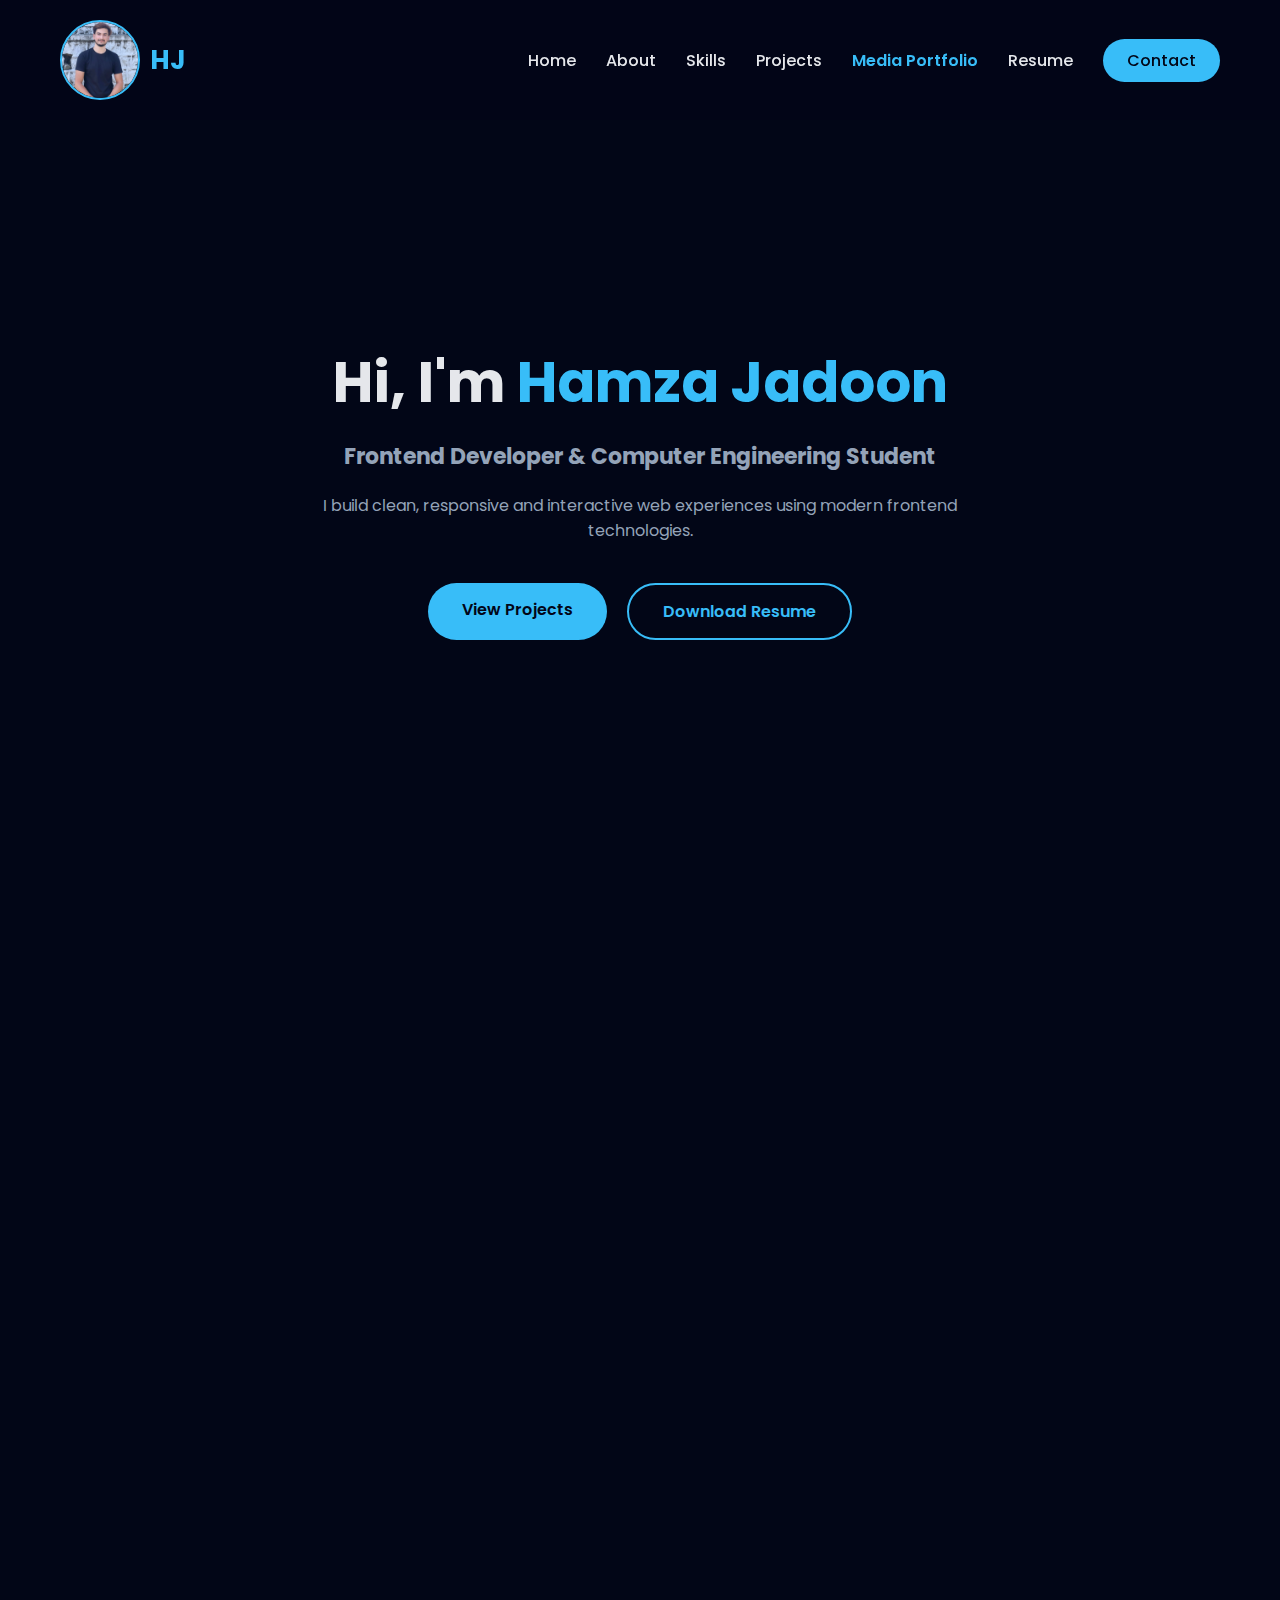
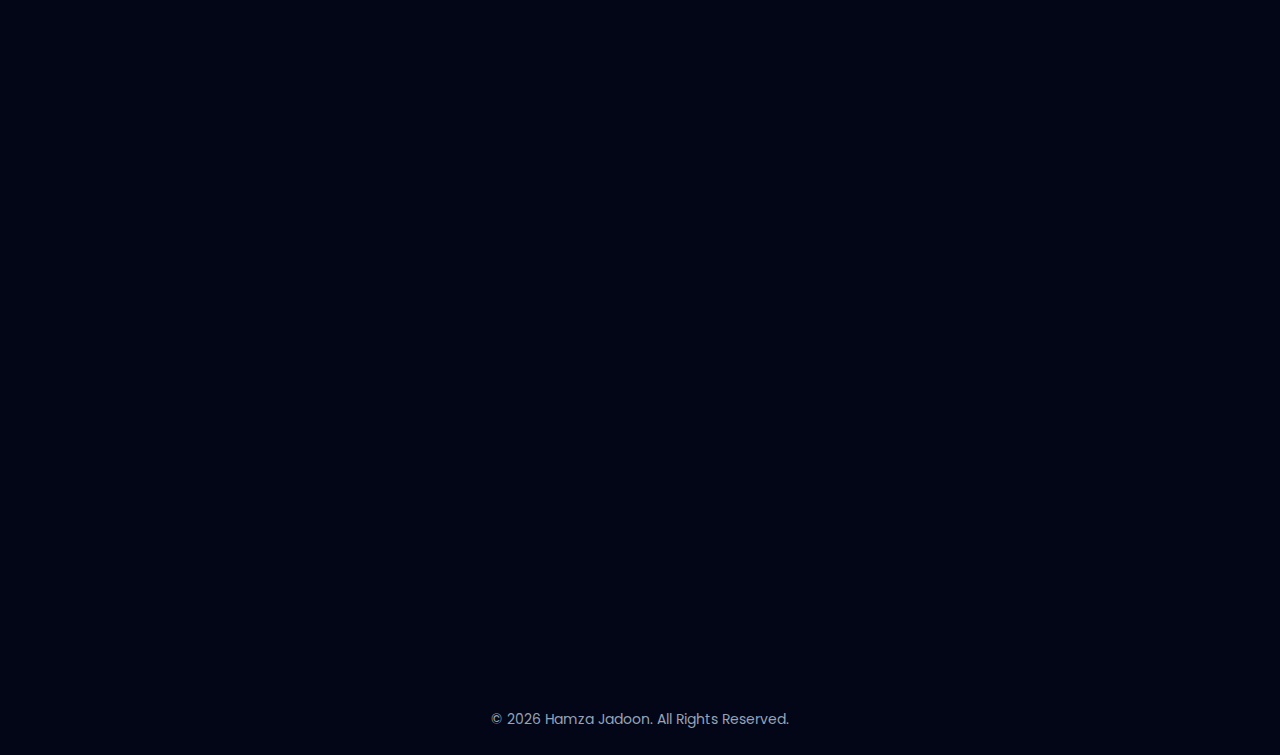
<file: index.html>
<!-- ===================== index.html ===================== -->
<!DOCTYPE html>
<html lang="en">
<head>
  <meta charset="UTF-8" />
  <meta name="viewport" content="width=device-width, initial-scale=1.0" />
  <title>Hamza Jadoon | Frontend Developer Portfolio</title>

  <!-- SEO -->
  <meta name="description" content="Professional frontend developer portfolio showcasing web and engineering projects." />

  <!-- Fonts -->
  <link href="https://fonts.googleapis.com/css2?family=Poppins:wght@300;400;500;600;700&display=swap" rel="stylesheet">

  <!-- CSS -->
  <link rel="stylesheet" href="style.css" />

  <!-- JS -->
  <script defer src="script.js"></script>
</head>
<body>

<!-- ===================== NAVBAR ===================== -->
<header class="header">
  <nav class="navbar">
    
    <div class="logo">
      <img src="pics/mypic.jpg" alt="Hamza Jadoon" class="profile-pic">
      <span>HJ</span>
    </div>

    <!-- Hamburger icon (mobile only) -->
    <div class="menu-toggle" id="menu-toggle">
      ☰
    </div>

    <ul class="nav-links" id="nav-links">
      <li><a href="#home">Home</a></li>
      <li><a href="#about">About</a></li>
      <li><a href="skills.html">Skills</a></li>
      <li><a href="projects.html">Projects</a></li>
      <li>
    <a href="https://m1n-z-portfolio.my.canva.site/hamzajadoon#home"
       target="_blank"
       rel="noopener noreferrer">
       Media Portfolio
    </a>
  </li>
      <li><a href="resume.html">Resume</a></li>
      <li><a href="contact.html" class="btn-nav">Contact</a></li>
    </ul>

  </nav>
</header>


<!-- ===================== HERO ===================== -->
<section id="home" class="hero">
  <div class="hero-content">
    <h1 class="animate">Hi, I'm <span>Hamza Jadoon</span></h1>
    <h2 class="animate delay">Frontend Developer & Computer Engineering Student</h2>
    <p class="animate delay2">
      I build clean, responsive and interactive web experiences using modern frontend technologies.
    </p>
    <div class="hero-buttons animate delay3">
      <a href="projects.html" class="btn primary">View Projects</a>
      <a href="resume.html" class="btn secondary">Download Resume</a>
    </div>
  </div>
</section>

<!-- ===================== ABOUT ===================== -->
<section id="about" class="about reveal">
  <div class="container">
    <h2 class="section-title">About Me</h2>
    <p>
      I am a Computer Engineering student with strong interest in frontend development.
      My work focuses on creating user-friendly, performance-oriented and visually appealing interfaces.
      I have completed multiple academic, engineering and web-based projects which are available on my GitHub.
    </p>

    <div class="about-stats">
      <div class="stat-card">
        <h3>15+</h3>
        <p>Projects Completed</p>
      </div>
      <div class="stat-card">
        <h3>5+</h3>
        <p>Years Learning</p>
      </div>
      <div class="stat-card">
        <h3>Frontend</h3>
        <p>Specialization</p>
      </div>
      <div class="stat-card">
        <h3>Ai Engineer</h3>
        <p>Experienced </p>
      </div>
      <div class="stat-card">
        <h3>Chatbox</h3>
        <p>LLM integration and deployment</p>

      </div>
    </div>
  </div>
</section>

<!-- ===================== CALL TO ACTION ===================== -->
<section class="cta reveal">
  <h2>Looking for a Dedicated Frontend Intern/ Ai Engineer?</h2>
  <p>I am ready to contribute, learn fast and build real-world products.</p>
  <a href="contact.html" class="btn primary">Hire Me</a>
</section>

<!-- ===================== FOOTER ===================== -->
<footer class="footer">
  <p>© 2026 Hamza Jadoon. All Rights Reserved.</p>
</footer>

</body>
</html>
</file>
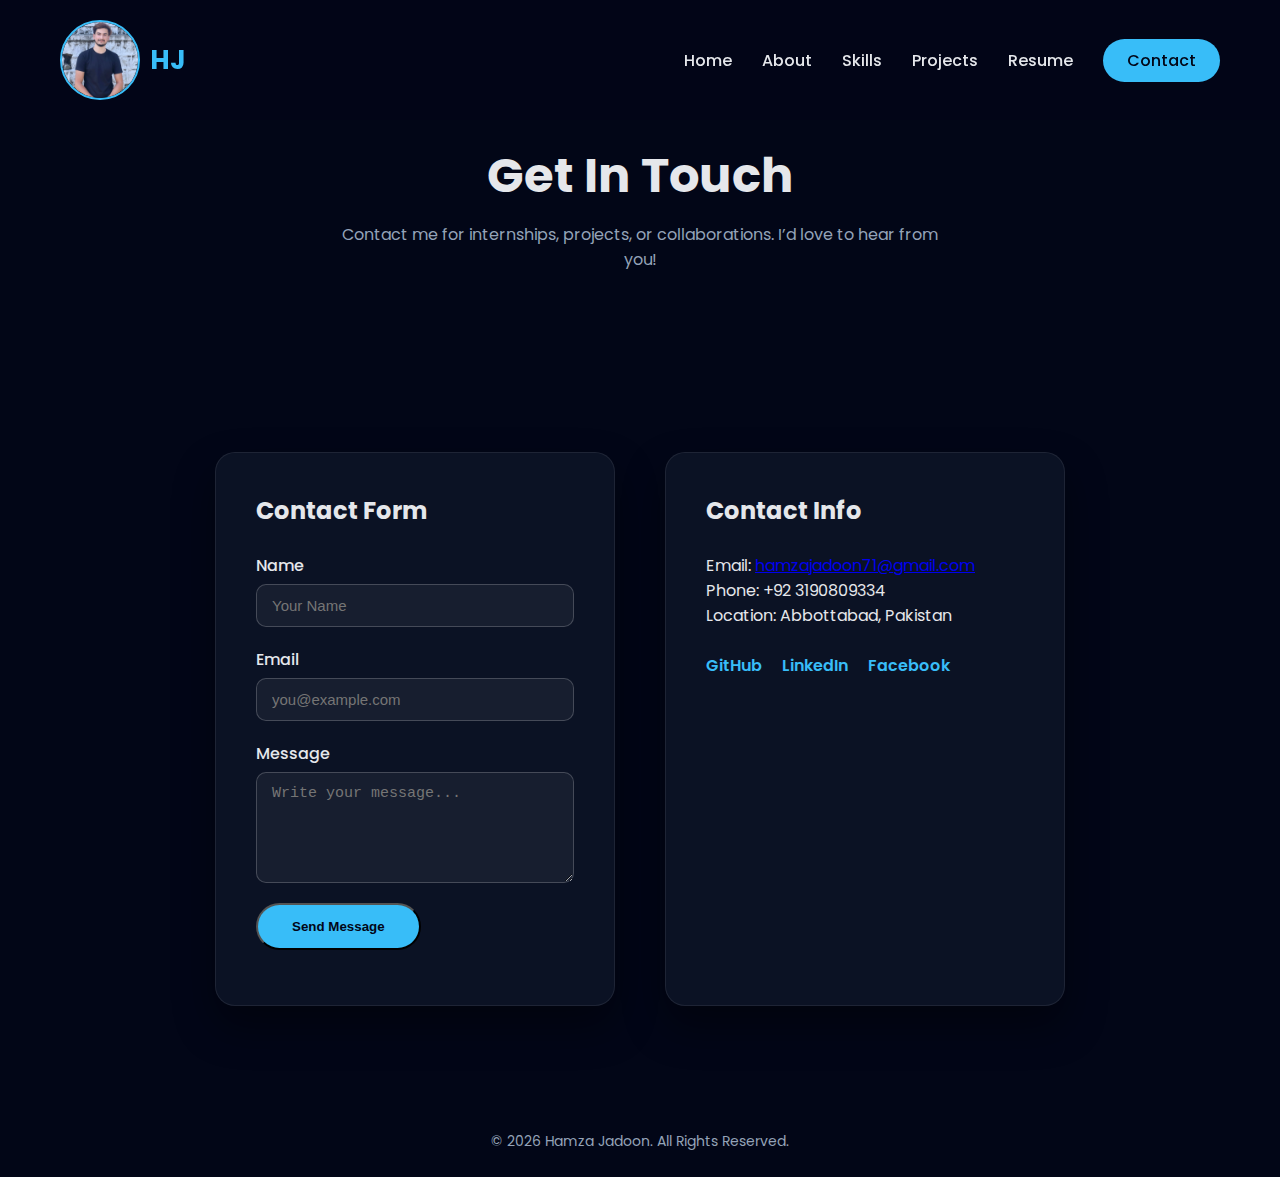
<file: contact.html>
<!DOCTYPE html>
<html lang="en">
<head>
  <meta charset="UTF-8" />
  <meta name="viewport" content="width=device-width, initial-scale=1.0" />
  <title>Contact | Hamza Jadoon</title>

  <!-- Fonts -->
  <link href="https://fonts.googleapis.com/css2?family=Poppins:wght@300;400;500;600;700&display=swap" rel="stylesheet">

  <!-- CSS -->
  <link rel="stylesheet" href="style.css">

  <!-- JS -->
  <script defer src="script.js"></script>
</head>
<body>

<!-- ===================== NAVBAR ===================== -->
<header class="header">
  <nav class="navbar">
    
    <div class="logo">
      <img src="pics/mypic.jpg" alt="Hamza Jadoon" class="profile-pic">
      <span>HJ</span>
    </div>

    <!-- Hamburger icon (mobile only) -->
    <div class="menu-toggle" id="menu-toggle">
      ☰
    </div>

    <ul class="nav-links" id="nav-links">
      <li><a href="#home">Home</a></li>
      <li><a href="#about">About</a></li>
      <li><a href="skills.html">Skills</a></li>
      <li><a href="projects.html">Projects</a></li>
      <li><a href="resume.html">Resume</a></li>
      <li><a href="contact.html" class="btn-nav">Contact</a></li>
    </ul>

  </nav>
</header>


<!-- ===================== PAGE HEADER ===================== -->
<section class="page-header">
  <h1 class="animate">Get In Touch</h1>
  <p class="animate delay">
    Contact me for internships, projects, or collaborations. I’d love to hear from you!
  </p>
</section>

<!-- ===================== CONTACT FORM ===================== -->
<section class="contact-section reveal">
  <div class="container">
    <div class="contact-wrapper">

      <div class="contact-form-card">
        <h2>Contact Form</h2>
        <!-- FORMSPREE FORM -->
        <form id="contactForm" action="https://formspree.io/f/xkoogwor" method="POST">
          <div class="form-group">
            <label for="name">Name</label>
            <input type="text" id="name" name="name" placeholder="Your Name" required>
          </div>

          <div class="form-group">
            <label for="email">Email</label>
            <input type="email" id="email" name="_replyto" placeholder="you@example.com" required>
          </div>

          <div class="form-group">
            <label for="message">Message</label>
            <textarea id="message" name="message" placeholder="Write your message..." rows="5" required></textarea>
          </div>

          <button type="submit" class="btn primary">Send Message</button>
        </form>
        <p id="formMessage" class="form-message"></p>
      </div>

      <div class="contact-info-card">
        <h2>Contact Info</h2>
        <p>Email: <a href="mailto:hamzajadoon71@gmail.com">hamzajadoon71@gmail.com</a></p>
        <p>Phone: +92 3190809334</p>
        <p>Location: Abbottabad, Pakistan</p>

        <div class="social-links">
          <a href="https://github.com/hamza2324" target="_blank">GitHub</a>
          <a href="https://www.linkedin.com/in/hamza-jadoon-6645a7259/" target="_blank">LinkedIn</a>
          <a href="https://www.facebook.com/hamza.jadoon.940" target="_blank">Facebook</a>
        </div>
      </div>

    </div>
  </div>
</section>

<!-- ===================== FOOTER ===================== -->
<footer class="footer">
  <p>© 2026 Hamza Jadoon. All Rights Reserved.</p>
</footer>

<!-- ===================== JS FOR CONFIRMATION ===================== -->
<script>
  const form = document.getElementById('contactForm');
  const formMessage = document.getElementById('formMessage');

  form.addEventListener('submit', function(e) {
    e.preventDefault();

    const formData = new FormData(form);

    fetch(form.action, {
      method: 'POST',
      body: formData,
      headers: { 'Accept': 'application/json' }
    })
    .then(response => {
      if(response.ok){
        formMessage.textContent = "Thanks! Your message has been sent.";
        formMessage.style.color = "var(--primary)";
        form.reset();
      } else {
        response.json().then(data => {
          if(Object.hasOwn(data, 'errors')){
            formMessage.textContent = data["errors"].map(error => error["message"]).join(", ");
          } else {
            formMessage.textContent = "Oops! There was a problem sending your message.";
          }
          formMessage.style.color = "red";
        })
      }
    })
    .catch(error => {
      formMessage.textContent = "Oops! There was a problem sending your message.";
      formMessage.style.color = "red";
    });
  });
</script>

</body>
</html>
</file>
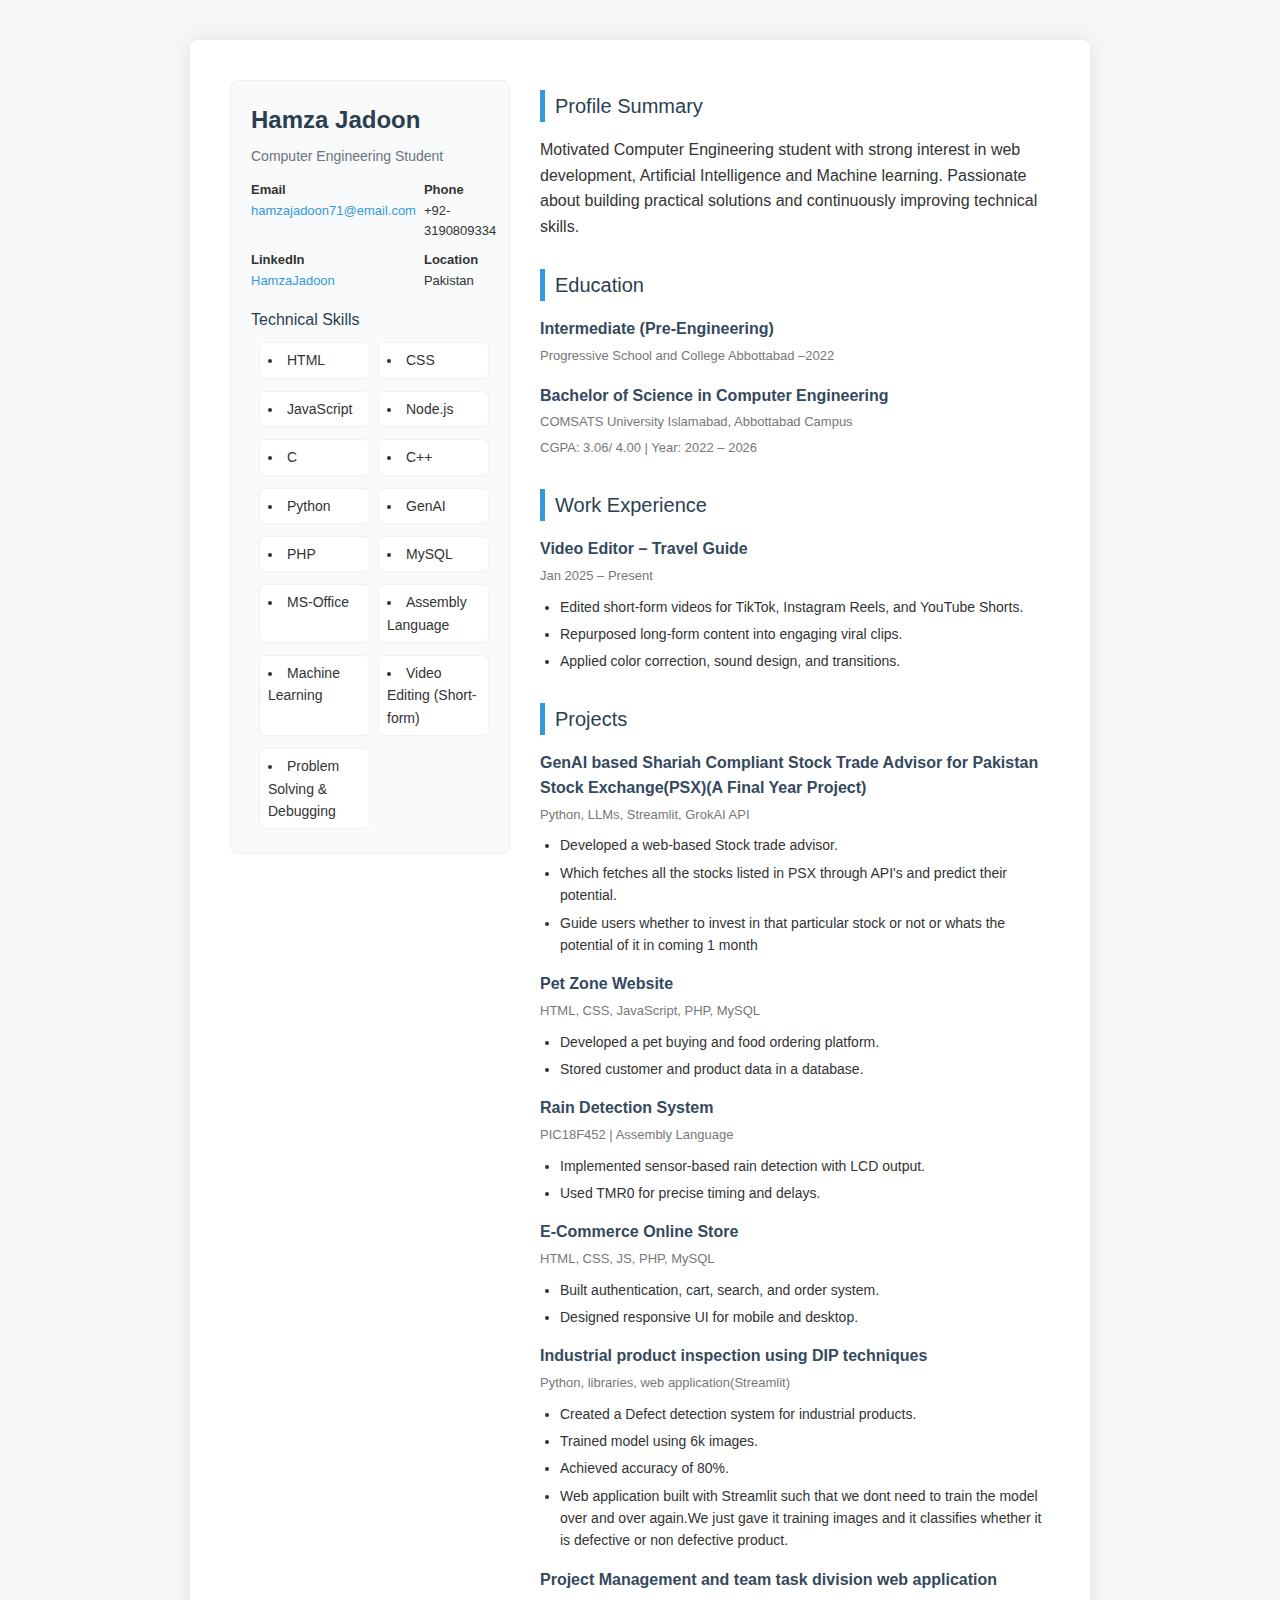
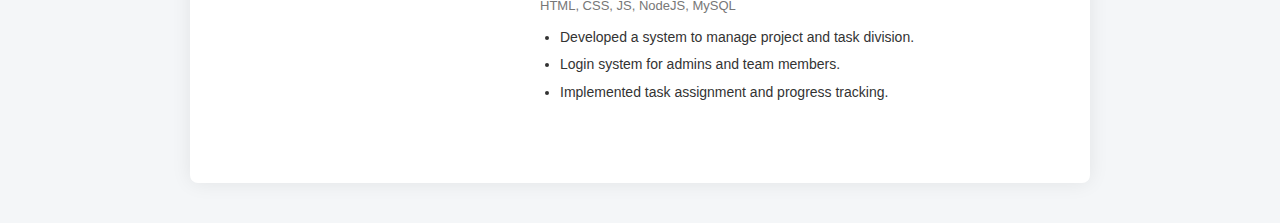
<file: cv.html>
<!DOCTYPE html>
<html lang="en">
<head>
    <meta charset="UTF-8">
    <title>Hamza Jadoon - CV</title>
    <style>
        * {
            margin: 0;
            padding: 0;
            box-sizing: border-box;
            font-family: "Segoe UI", Tahoma, sans-serif;
        }

        body {
            background: #f4f6f8;
            color: #333;
            line-height: 1.6;
        }

        .cv-container {
            max-width: 900px;
            margin: 40px auto;
            background: #ffffff;
            padding: 40px;
            border-radius: 8px;
            box-shadow: 0 0 20px rgba(0,0,0,0.08);
        }

        /* Header */
        .header {
            text-align: center;
            border-bottom: 2px solid #e0e0e0;
            padding-bottom: 20px;
            margin-bottom: 30px;
        }

        .header h1 {
            font-size: 32px;
            color: #2c3e50;
        }

        .header p {
            margin-top: 8px;
            font-size: 14px;
            color: #555;
        }

        /* Section */
        .section {
            margin-bottom: 30px;
        }

        .section-title {
            font-size: 20px;
            color: #2c3e50;
            border-left: 5px solid #3498db;
            padding-left: 10px;
            margin-bottom: 15px;
        }

        /* Content */
        .content-item {
            margin-bottom: 15px;
        }

        .content-item h3 {
            font-size: 16px;
            color: #34495e;
        }

        .content-item span {
            font-size: 13px;
            color: #777;
        }

        .content-item ul {
            margin-top: 8px;
            padding-left: 20px;
        }

        .content-item ul li {
            font-size: 14px;
            margin-bottom: 5px;
        }

        /* Skills */
        .skills-list {
            display: grid;
            grid-template-columns: repeat(2, 1fr);
            gap: 8px;
            padding-left: 8px; /* keep bullets/alignment readable */
            list-style-position: inside;
        }

        .skills-list li {
            font-size: 14px;
            margin-bottom: 4px;
            padding: 6px 8px;
            background: #ffffff;
            border: 1px solid #eef1f4;
            border-radius: 6px;
        }

        /* Sidebar & Layout */
        .grid-wrapper {
            display: grid;
            grid-template-columns: 280px 1fr;
            gap: 30px;
            align-items: start;
        }

        .sidebar {
            background: #f8fafc;
            padding: 20px;
            border-radius: 8px;
            border: 1px solid #eef1f4;
        }

        .sidebar .name h1 {
            font-size: 24px;
            color: #2c3e50;
            margin-bottom: 6px;
        }

        .sidebar .role {
            color: #6b7280;
            font-size: 14px;
            margin-bottom: 12px;
        }

        .contact-grid {
            display: grid;
            grid-template-columns: 1fr 1fr;
            gap: 8px;
            margin-bottom: 15px;
            font-size: 13px;
        }

        .contact-grid a {
            color: #3498db;
            text-decoration: none;
        }

        .sidebar-section .section-title {
            border-left: none;
            padding-left: 0;
            font-size: 16px;
            margin-bottom: 10px;
        }

        .main {
            padding: 10px 0;
            max-width: 640px;
            margin: 0 auto;
        }

        /* Contact (for legacy) */
        .contact p {
            font-size: 14px;
            margin-bottom: 6px;
        }

        /* Footer */
        .footer {
            text-align: center;
            font-size: 13px;
            color: #777;
            margin-top: 30px;
        }

        @media (max-width: 900px) {
            .grid-wrapper {
                grid-template-columns: 1fr;
            }

            .main {
                max-width: 100%;
            }

            .skills-list {
                grid-template-columns: 1fr;
            }

            .cv-container {
                padding: 25px;
            }
        }
    </style>
</head>
<body>

<div class="cv-container">

    <div class="grid-wrapper">
        <aside class="sidebar">
            <div class="name">
                <h1>Hamza Jadoon</h1>
                <p class="role">Computer Engineering Student</p>
            </div>

            <div class="contact-grid">
                <div><strong>Email</strong><br><a href="hamzajadoon71@email.com">hamzajadoon71@email.com</a></div>
                <div><strong>Phone</strong><br>+92-3190809334</div>
                <div><strong>LinkedIn</strong><br><a href="https://www.linkedin.com/in/hamza-jadoon-6645a7259/" target="_blank">HamzaJadoon</a></div>
                <div><strong>Location</strong><br>Pakistan</div>
            </div>

            <div class="sidebar-section">
                <div class="section-title">Technical Skills</div>
                <ul class="skills-list">
                    <li>HTML</li>
                    <li>CSS</li>
                    <li>JavaScript</li>
                    <li>Node.js</li>
                    <li>C</li>
                    <li>C++</li>
                    <li>Python</li>
                    <li>GenAI</li>
                    <li>PHP</li>
                    <li>MySQL</li>
                    <li>MS-Office</li>
                    <li>Assembly Language</li>
                    <li>Machine Learning</li>
                    <li>Video Editing (Short-form)</li>
                    <li>Problem Solving & Debugging</li>
                </ul>
            </div>
        </aside>

        <main class="main">
            <div class="section">
                <div class="section-title">Profile Summary</div>
                <p>
                    Motivated Computer Engineering student with strong interest in web development,
                    Artificial Intelligence and Machine learning. Passionate about building practical
                    solutions and continuously improving technical skills.
                </p>
            </div>

            <div class="section">
                <div class="section-title">Education</div>

                <div class="content-item">
                    <h3>Intermediate (Pre-Engineering) </h3>
                    <span>Progressive School and College Abbottabad –2022</span>
                </div>

                <div class="content-item">
                    <h3>Bachelor of Science in Computer Engineering</h3>
                    <span>COMSATS University Islamabad, Abbottabad Campus</span><br>
                    <span>CGPA: 3.06/ 4.00 | Year: 2022 – 2026</span>
                </div>
            </div>

            <div class="section">
                <div class="section-title">Work Experience</div>

                <div class="content-item">
                    <h3>Video Editor – Travel Guide</h3>
                    <span>Jan 2025 – Present</span>
                    <ul>
                        <li>Edited short-form videos for TikTok, Instagram Reels, and YouTube Shorts.</li>
                        <li>Repurposed long-form content into engaging viral clips.</li>
                        <li>Applied color correction, sound design, and transitions.</li>
                    </ul>
                </div>
            </div>

            <div class="section">
                <div class="section-title">Projects</div>
                <div class="content-item">
                    <h3>GenAI based Shariah Compliant Stock Trade Advisor for Pakistan Stock Exchange(PSX)(A Final Year Project)</h3>
                    <span>Python, LLMs, Streamlit, GrokAI API</span>
                    <ul>
                        <li>Developed a web-based Stock trade advisor.</li>
                        <li>Which fetches all the stocks listed in PSX through API's and predict their potential.</li>
                        <li>Guide users whether to invest in that particular stock or not or whats the potential of it in coming 1 month</li>
                    </ul>
                </div>

                <div class="content-item">
                    <h3>Pet Zone Website</h3>
                    <span>HTML, CSS, JavaScript, PHP, MySQL</span>
                    <ul>
                        <li>Developed a pet buying and food ordering platform.</li>
                        <li>Stored customer and product data in a database.</li>
                    </ul>
                </div>

                <div class="content-item">
                    <h3>Rain Detection System</h3>
                    <span>PIC18F452 | Assembly Language</span>
                    <ul>
                        <li>Implemented sensor-based rain detection with LCD output.</li>
                        <li>Used TMR0 for precise timing and delays.</li>
                    </ul>
                </div>

                <div class="content-item">
                    <h3>E-Commerce Online Store</h3>
                    <span>HTML, CSS, JS, PHP, MySQL</span>
                    <ul>
                        <li>Built authentication, cart, search, and order system.</li>
                        <li>Designed responsive UI for mobile and desktop.</li>
                    </ul>
                </div>
                <div class="content-item">
                    <h3>Industrial product inspection using DIP techniques</h3>
                    <span>Python, libraries, web application(Streamlit)</span>
                    <ul>
                        <li>Created a Defect detection system for industrial products.</li>
                        <li>Trained model using 6k images.</li>
                        <li>Achieved accuracy of 80%.</li>
                        <li>Web application built with Streamlit such that we dont need to train the model over and over again.We just gave it training images and it classifies whether it is defective or non defective product.</li>
                    </ul>
                </div>
                <div class="content-item">
                    <h3>Project Management and team task division web application</h3>
                    <span>HTML, CSS, JS, NodeJS, MySQL</span>
                    <ul>
                        <li>Developed a system to manage project and task division.</li>
                        <li>Login system for admins and team members.</li>
                        <li>Implemented task assignment and progress tracking.</li>
                    </ul>
                </div>
            </div>
        </main>
    </div>

   

</div>

</body>
</html>
</file>
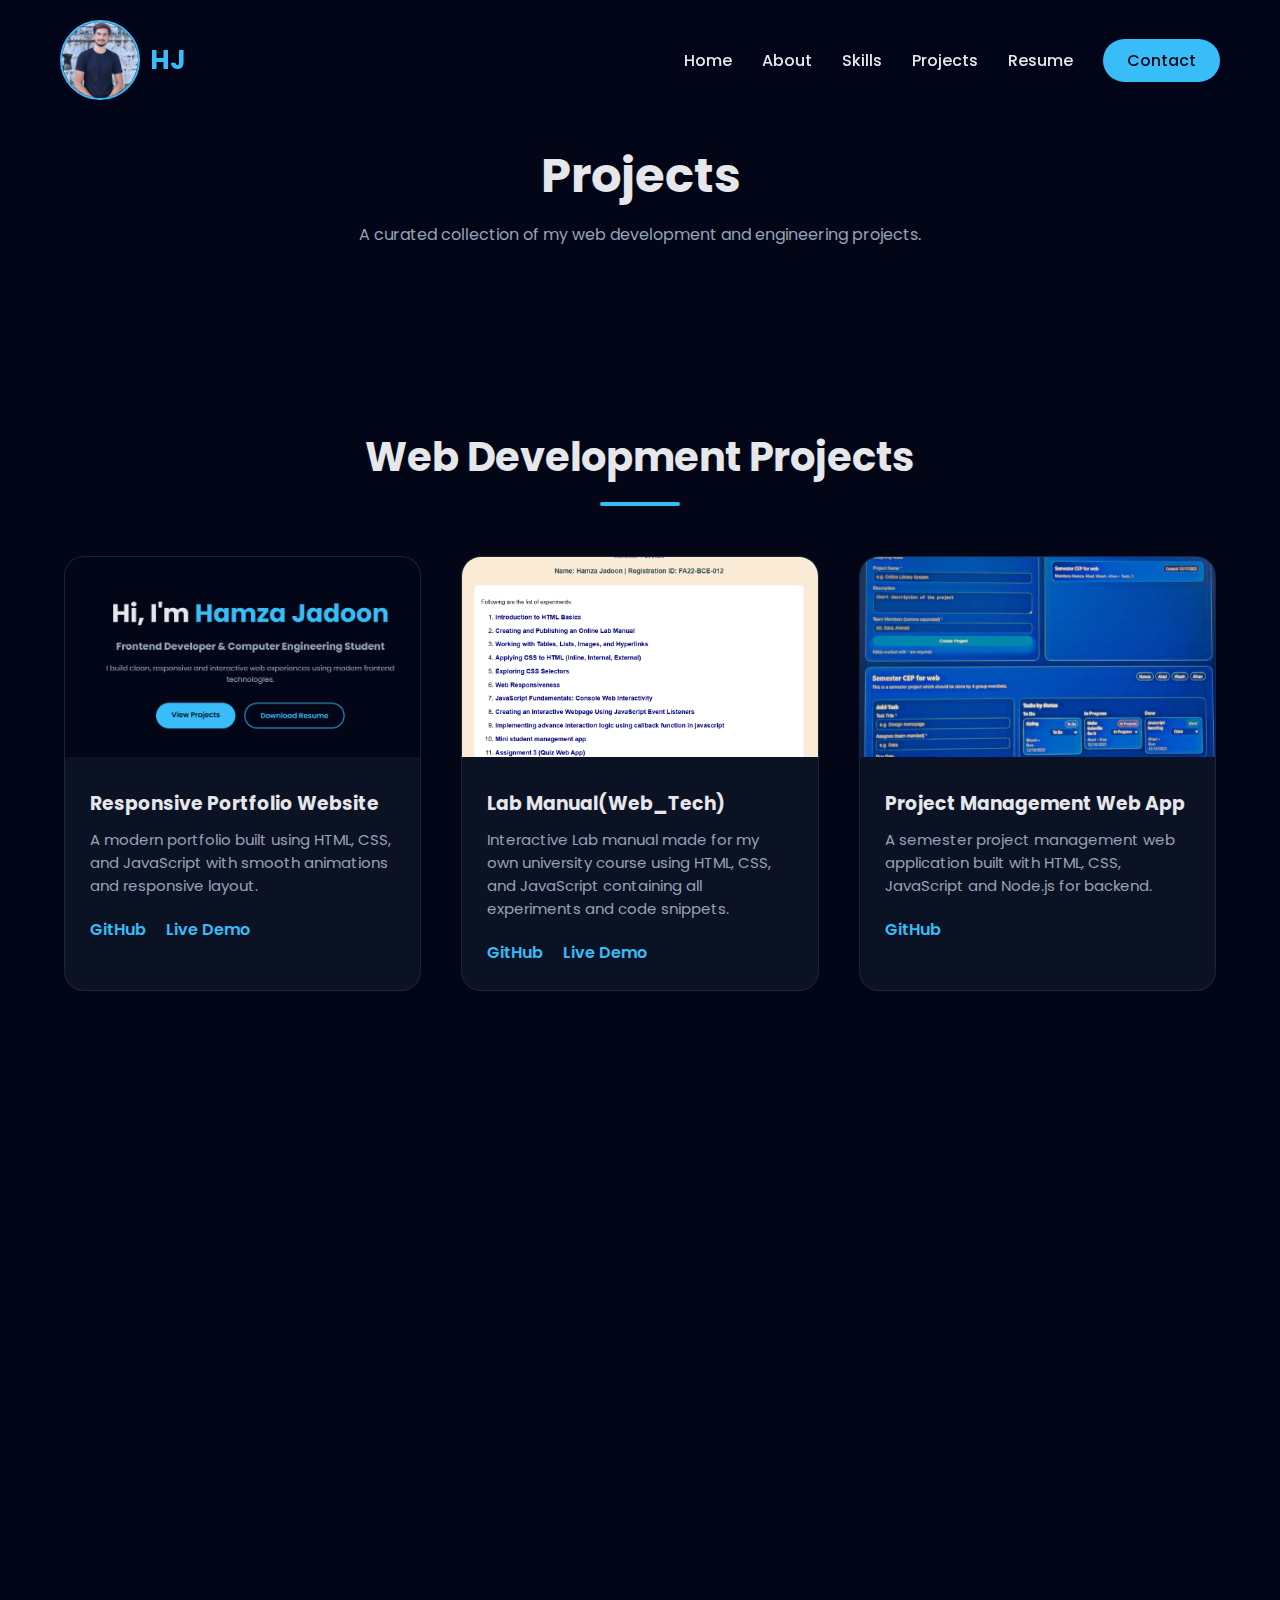
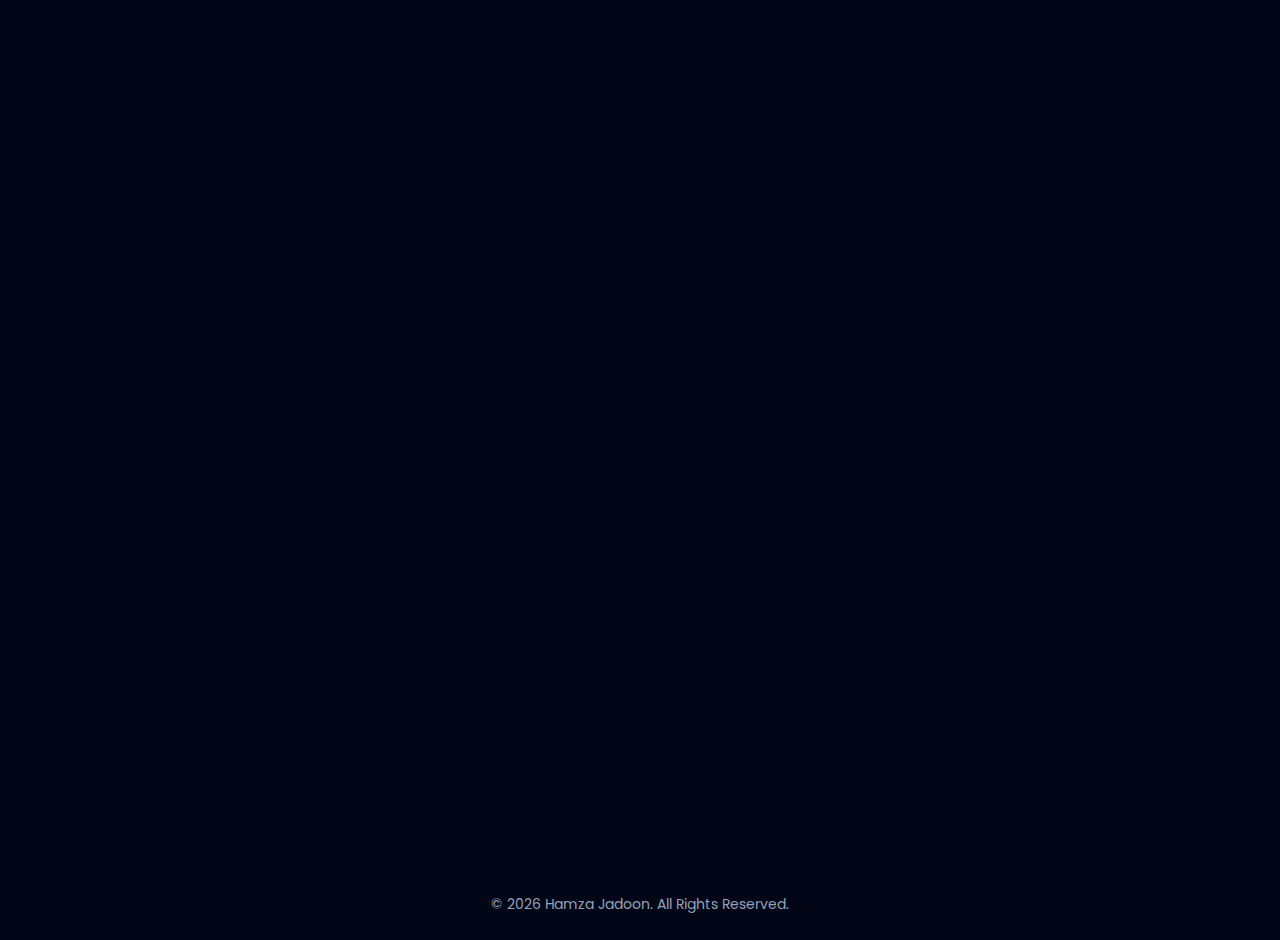
<file: projects.html>
<!DOCTYPE html>
<html lang="en">
<head>
  <meta charset="UTF-8" />
  <meta name="viewport" content="width=device-width, initial-scale=1.0" />
  <title>Projects | Hamza Jadoon</title>

  <!-- Fonts -->
  <link href="https://fonts.googleapis.com/css2?family=Poppins:wght@300;400;500;600;700&display=swap" rel="stylesheet">

  <!-- CSS -->
  <link rel="stylesheet" href="style.css">

  <!-- JS -->
  <script defer src="script.js"></script>
</head>
<body>

<!-- ===================== NAVBAR ===================== -->
<header class="header">
  <nav class="navbar">
    
    <div class="logo">
      <img src="pics/mypic.jpg" alt="Hamza Jadoon" class="profile-pic">
      <span>HJ</span>
    </div>

    <!-- Hamburger icon (mobile only) -->
    <div class="menu-toggle" id="menu-toggle">
      ☰
    </div>

    <ul class="nav-links" id="nav-links">
      <li><a href="#home">Home</a></li>
      <li><a href="#about">About</a></li>
      <li><a href="skills.html">Skills</a></li>
      <li><a href="projects.html">Projects</a></li>
      <li><a href="resume.html">Resume</a></li>
      <li><a href="contact.html" class="btn-nav">Contact</a></li>
    </ul>

  </nav>
</header>


<!-- ===================== PAGE HEADER ===================== -->
<section class="page-header">
  <h1 class="animate">Projects</h1>
  <p class="animate delay">
    A curated collection of my web development and engineering projects.
  </p>
</section>

<!-- ===================== WEB PROJECTS ===================== -->
<section class="projects-section reveal">
  <div class="container">
    <h2 class="section-title">Web Development Projects</h2>

    <div class="projects-grid">

      <!-- Project Card -->
      <div class="project-card">
        <img src="pics/project1.png" alt="Project Preview">
        <div class="project-content">
          <h3>Responsive Portfolio Website</h3>
          <p>
            A modern portfolio built using HTML, CSS, and JavaScript with smooth animations and responsive layout.
          </p>
          <div class="project-links">
            <a href="https://github.com/hamza2324/Portfolio_website" target="_blank">GitHub</a>
            <a href="https://hamza2324.github.io/Portfolio_website/" target="_blank">Live Demo</a>
          </div>
        </div>
      </div>

      <div class="project-card">
        <img src="pics/project2.png" alt="Project Preview">
        <div class="project-content">
          <h3>Lab Manual(Web_Tech)</h3>
          <p>
            Interactive Lab manual made for my own university course using HTML, CSS, and JavaScript containing all experiments and code snippets.
          </p>
          <div class="project-links">
            <a href="https://github.com/hamza2324/web_techh012" target="_blank">GitHub</a>
            <a href="https://hamza2324.github.io/web_techh012/" target="_blank">Live Demo</a>
          </div>
        </div>
      </div>
      <div class="project-card">
        <img src="pics/project3.jpeg" alt="Project Preview">
        <div class="project-content">
          <h3>Project Management Web App</h3>
          <p>
            A semester project management web application built with HTML, CSS, JavaScript and Node.js for backend.
          </p>
          <div class="project-links">
            <a href="https://github.com/hamza2324/Project-Management-System-web-" target="_blank">GitHub</a>
            
          </div>
        </div>
      </div>

    </div>
  </div>
</section>

<!-- ===================== ENGINEERING PROJECTS ===================== -->
<section class="projects-section reveal">
  <div class="container">
    <h2 class="section-title">Engineering & Academic Projects</h2>

    <div class="projects-grid">

      <div class="project-card">
        <img src="pics/project4.png" alt="Engineering Project">
        <div class="project-content">
          <h3>GenAi based Shariah Compliant Stock Trade Advisor for PSX(Pakistan Stock Exchange)</h3>
          <p>
            A detailed Final year project report on building a GenAi model to analyze and suggest stock trades based on Shariah compliance using GenAi with HuggingFace and Python.
          </p>
          <div class="project-links">
            <a href="#" target="_blank">GitHub</a>
            <a href="thesis.pdf" target="_blank">Documentation</a>
          </div>
        </div>
      </div>

      <div class="project-card">
        <img src="pics/project5.png" alt="Engineering Project">
        <div class="project-content">
          <h3>Database for Society</h3>
          <p>
            Made a database management system for a society using MySQL to manage residents' data, payments,event handling and maintenance requests efficiently.
          </p>
          <div class="project-links">
            <a href="https://github.com/hamza2324/Society-Database-MYSQL-" target="_blank">GitHub</a>
            <a href="database_society.pdf" target="_blank">Documentation</a>
          </div>
        </div>
      </div>
      <div class="project-card">
        <img src="pics/project6.jpg" alt="Engineering Project">
        <div class="project-content">
          <h3>Industrial Visit</h3>
          <p>
            Went to an industry visit to Plywood Industry located in Haripur,Httar  where I learned about the Plywood manufacturing process, assembly line operations, quality control measures, and supply chain logistics.
          </p>
          <div class="project-links">
            <a href="https://github.com/hamza2324/Industry-Review" target="_blank">GitHub</a>
            <a href="industry.pdf" target="_blank">Documentation</a>
          </div>
        </div>
      </div>
      <div class="project-card">
        <img src="pics/project7.png" alt="Engineering Project">
        <div class="project-content">
          <h3>Hospital Management system(C++)</h3>
          <p>
            Developed a console-based Hospital Management System in C++ to manage patient records, appointments, and billing efficiently.
          </p>
          <div class="project-links">
            <a href="https://github.com/hamza2324/Hospital-Management-System" target="_blank">GitHub</a>
            <a href="hospital.pdf" target="_blank">Documentation</a>
          </div>
        </div>
      </div>
      <div class="project-card">
        <img src="pics/project8.png" alt="Engineering Project">
        <div class="project-content">
          <h3>Data Handling(DSA)</h3>
          <p>
            Developed a Data Handling project using DSA concepts in C to manage and manipulate data structures efficiently.
          </p>
          <div class="project-links">
            <a href="https://github.com/hamza2324/Data-Structure-Project" target="_blank">GitHub</a>
            <a href="datahandle.pdf" target="_blank">Documentation</a>
          </div>
        </div>
      </div>
      <div class="project-card">
        <img src="pics/project7.png" alt="Engineering Project">
        <div class="project-content">
          <h3>Maze Solver Game(Python)</h3>
          <p>
            Developed a console-based Maze Solver Game in Python to find the shortest path through a maze using algorithms.
          </p>
          <div class="project-links">
            <a href="https://github.com/hamza2324/Maze_Solver" target="_blank">GitHub</a>
            <a href="mazesolver.pptx" target="_blank">Documentation</a>
          </div>
        </div>
      </div>

    </div>
  </div>
</section>

<!-- ===================== FOOTER ===================== -->
<footer class="footer">
  <p>© 2026 Hamza Jadoon. All Rights Reserved.</p>
</footer>

</body>
</html>
</file>
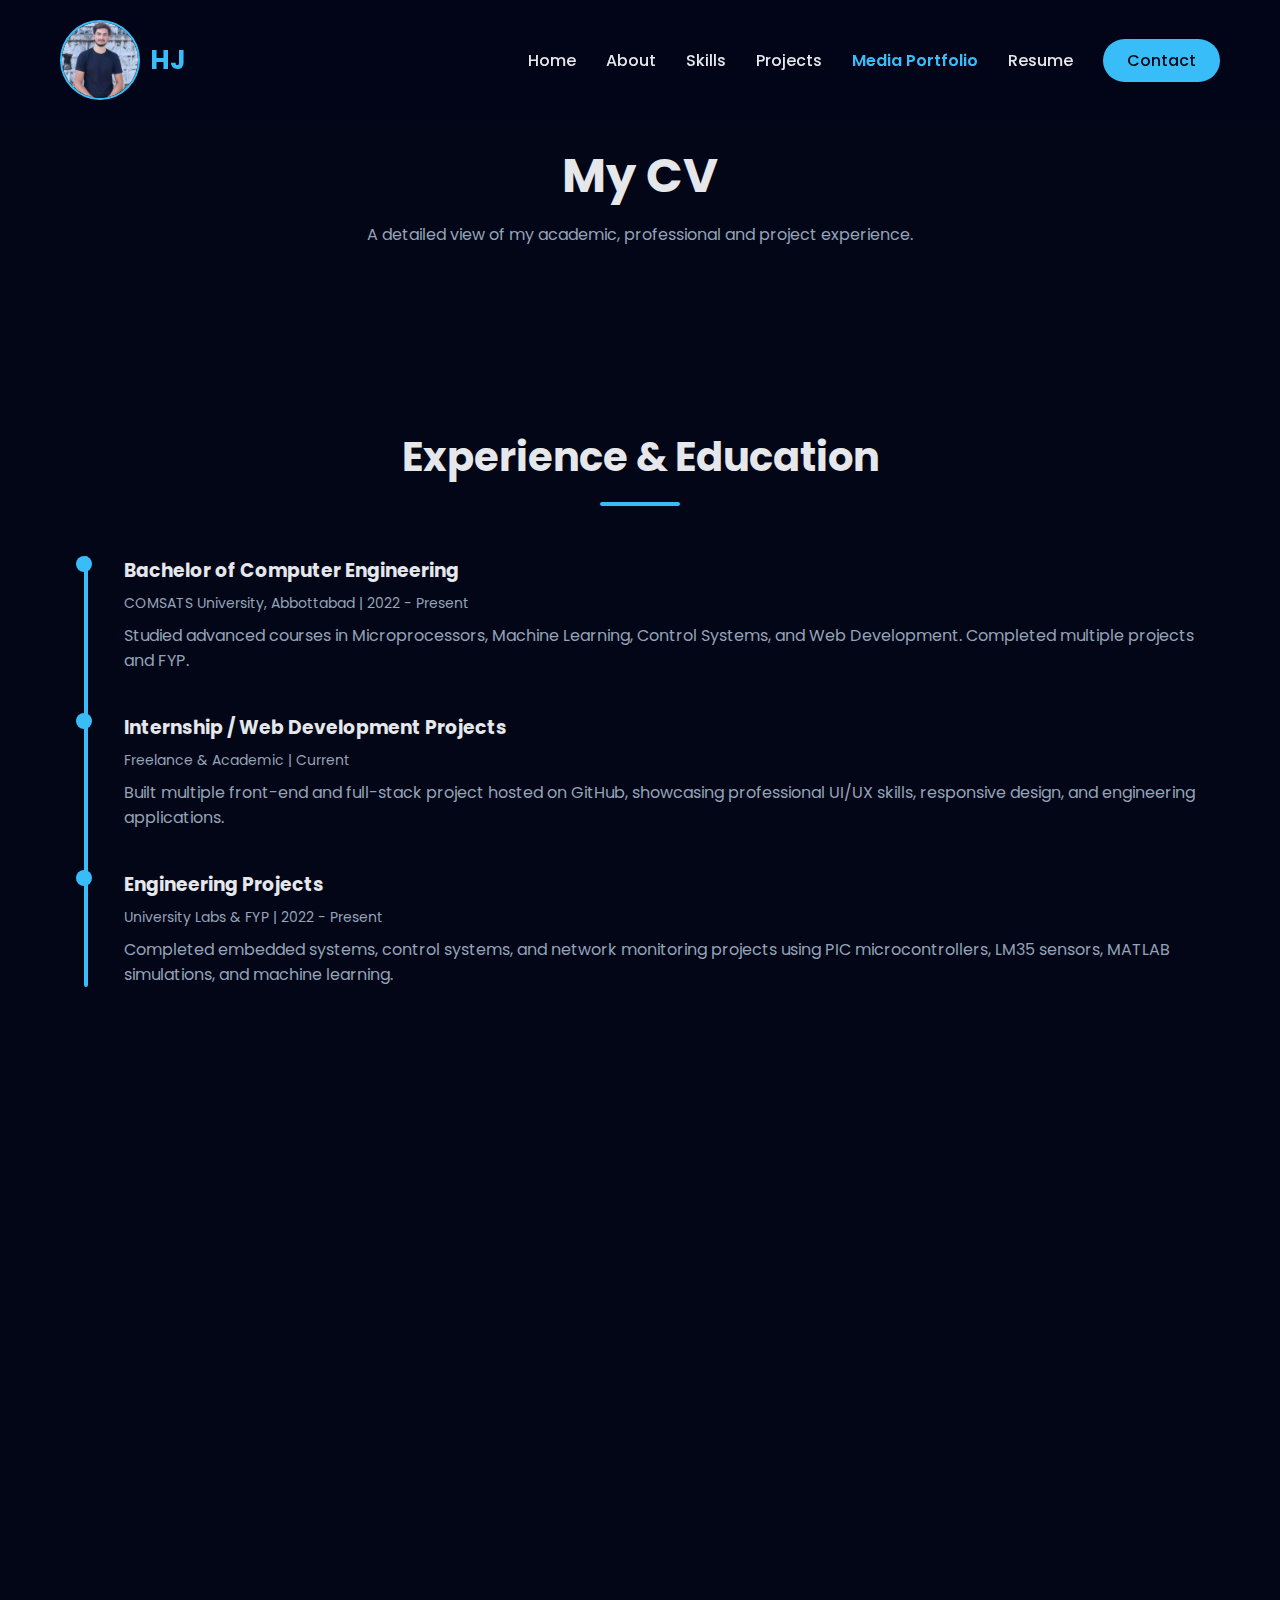
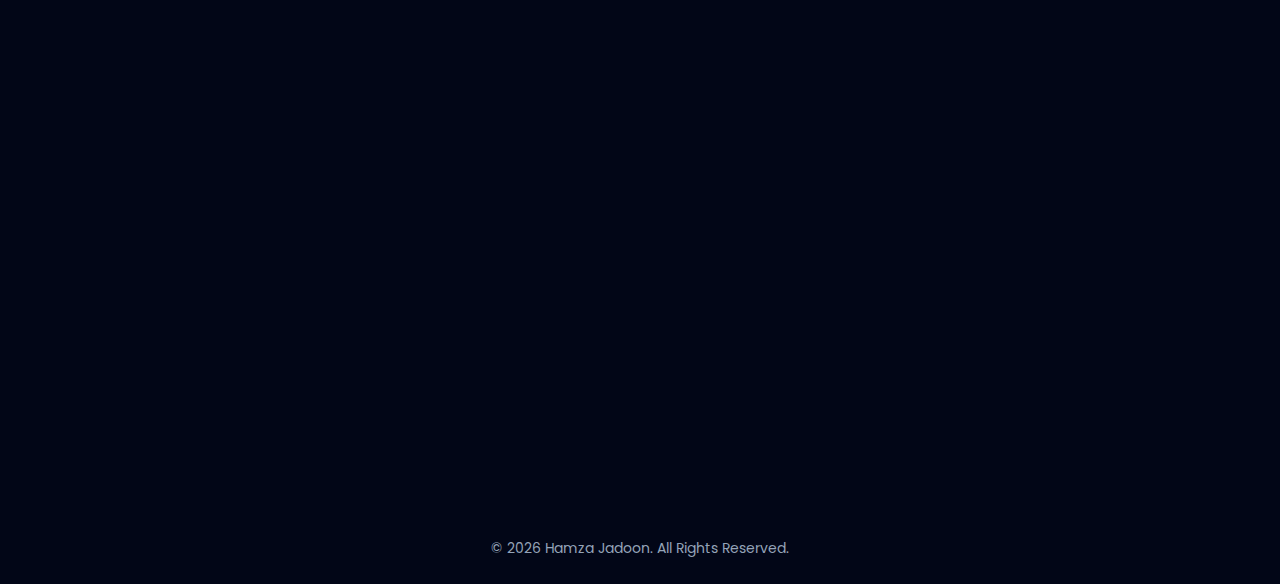
<file: resume.html>
<!DOCTYPE html>
<html lang="en">
<head>
  <meta charset="UTF-8" />
  <meta name="viewport" content="width=device-width, initial-scale=1.0" />
  <title>Resume | Hamza Jadoon</title>

  <!-- Fonts -->
  <link href="https://fonts.googleapis.com/css2?family=Poppins:wght@300;400;500;600;700&display=swap" rel="stylesheet">

  <!-- CSS -->
  <link rel="stylesheet" href="style.css">

  <!-- JS -->
  <script defer src="script.js"></script>
</head>
<body>

<!-- ===================== NAVBAR ===================== -->
<header class="header">
  <nav class="navbar">
    
    <div class="logo">
      <img src="pics/mypic.jpg" alt="Hamza Jadoon" class="profile-pic">
      <span>HJ</span>
    </div>

    <!-- Hamburger icon (mobile only) -->
    <div class="menu-toggle" id="menu-toggle">
      ☰
    </div>

    <ul class="nav-links" id="nav-links">
      <li><a href="index.html#home">Home</a></li>
      <li><a href="index.html#about">About</a></li>
      <li><a href="skills.html">Skills</a></li>
      <li><a href="projects.html">Projects</a></li>
      <li>
    <a href="https://m1n-z-portfolio.my.canva.site/hamzajadoon#home"
       target="_blank"
       rel="noopener noreferrer">
       Media Portfolio
    </a>
  </li>
      <li><a href="resume.html">Resume</a></li>
      <li><a href="contact.html" class="btn-nav">Contact</a></li>
    </ul>

  </nav>
</header>


<!-- ===================== PAGE HEADER ===================== -->
<section class="page-header">
  <h1 class="animate">My CV</h1>
  <p class="animate delay">
    A detailed view of my academic, professional and project experience.
  </p>
</section>

<!-- ===================== TIMELINE ===================== -->
<section class="resume-section reveal">
  <div class="container">
    <h2 class="section-title">Experience & Education</h2>

    <div class="timeline">

      <div class="timeline-item">
        <h3>Bachelor of Computer Engineering</h3>
        <span>COMSATS University, Abbottabad | 2022 - Present</span>
        <p>Studied advanced courses in Microprocessors, Machine Learning, Control Systems, and Web Development. Completed multiple projects and FYP.</p>
      </div>

      <div class="timeline-item">
        <h3>Internship / Web Development Projects</h3>
        <span>Freelance & Academic | Current</span>
        <p>Built multiple front-end and full-stack project hosted on GitHub, showcasing professional UI/UX skills, responsive design, and engineering applications.</p>
      </div>

      <div class="timeline-item">
        <h3>Engineering Projects</h3>
        <span>University Labs & FYP | 2022 - Present</span>
        <p>Completed embedded systems, control systems, and network monitoring projects using PIC microcontrollers, LM35 sensors, MATLAB simulations, and machine learning.</p>
      </div>

    </div>
  </div>
</section>

<!-- ===================== PDF EMBED ===================== -->
<section class="resume-pdf reveal">
  <div class="container">
    <h2 class="section-title">Download / View PDF</h2>
    <iframe src="cv.html" width="100%" height="650px"></iframe>
    <a href="MyCV.pdf" target="_blank" class  ="btn primary" download>Download CV</a>
  </div>
</section>

<!-- ===================== FOOTER ===================== -->
<footer class="footer">
  <p>© 2026 Hamza Jadoon. All Rights Reserved.</p>
</footer>

</body>
</html>
</file>
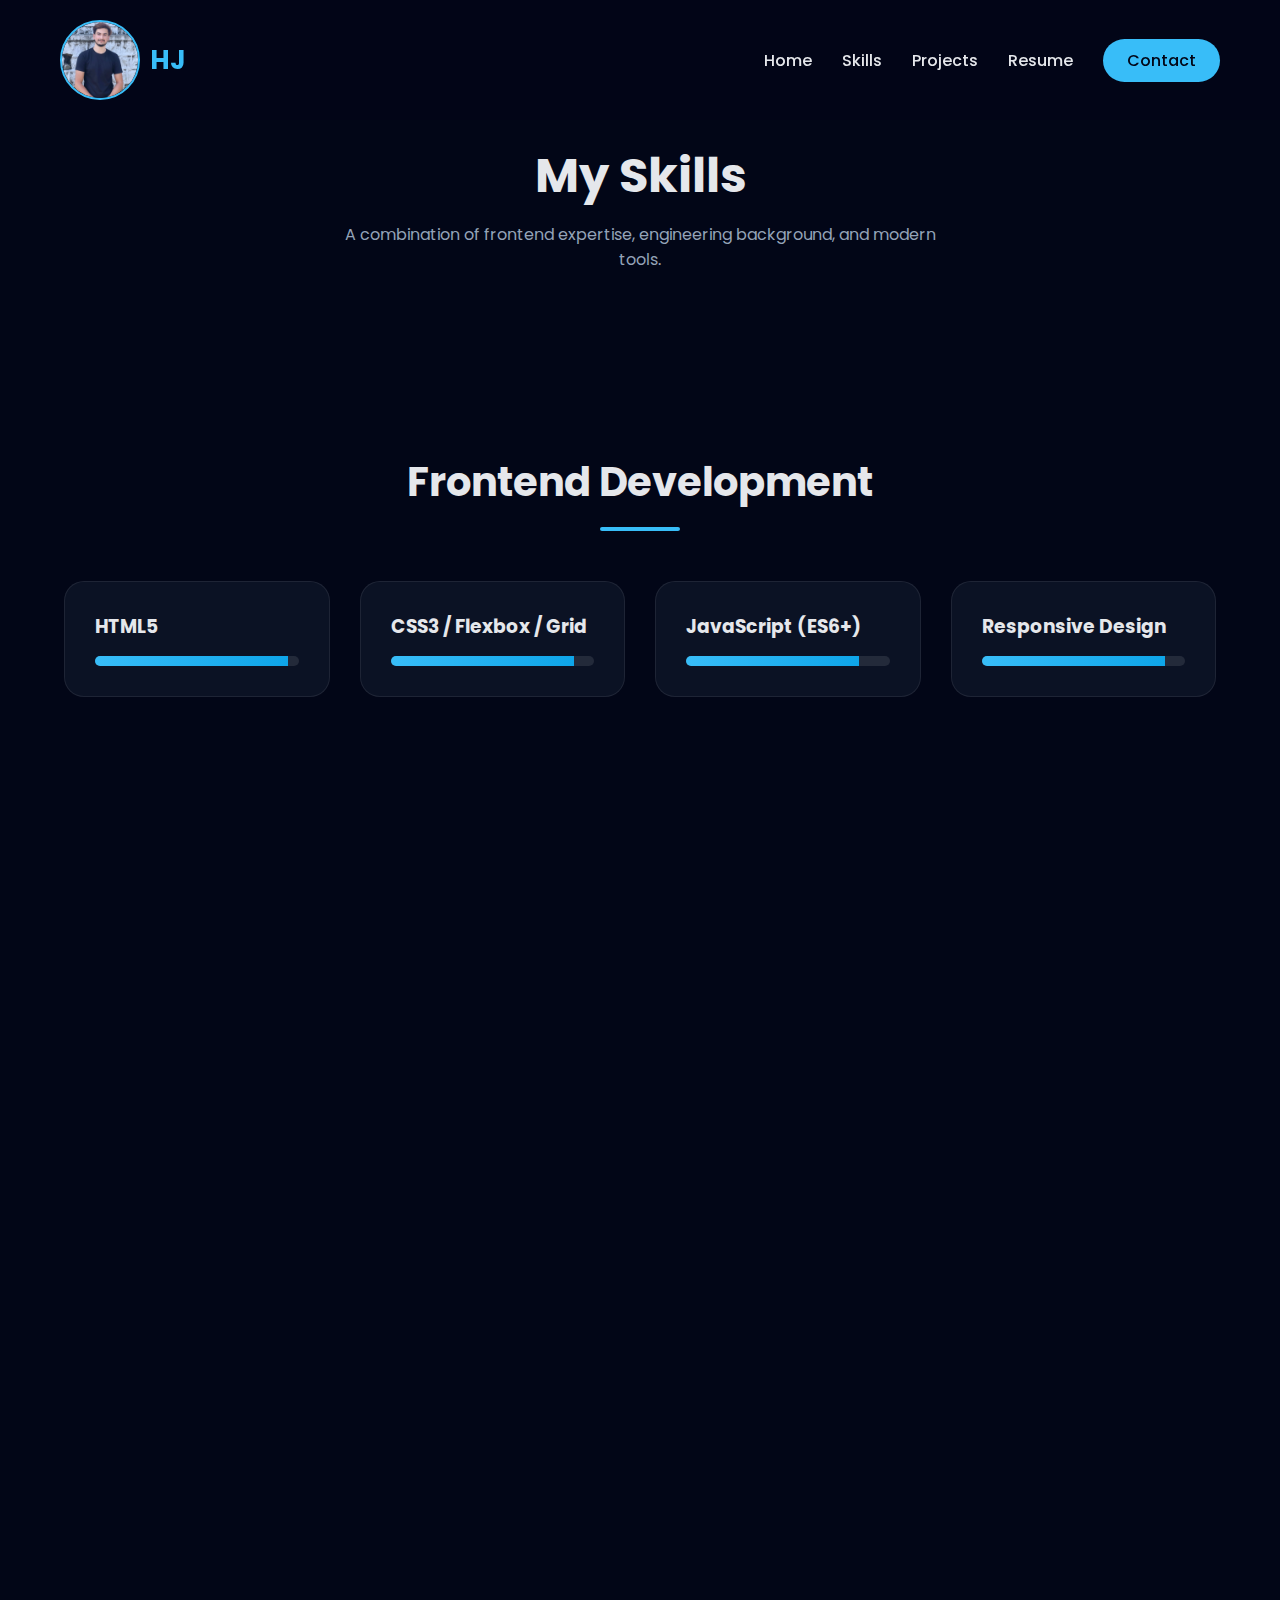
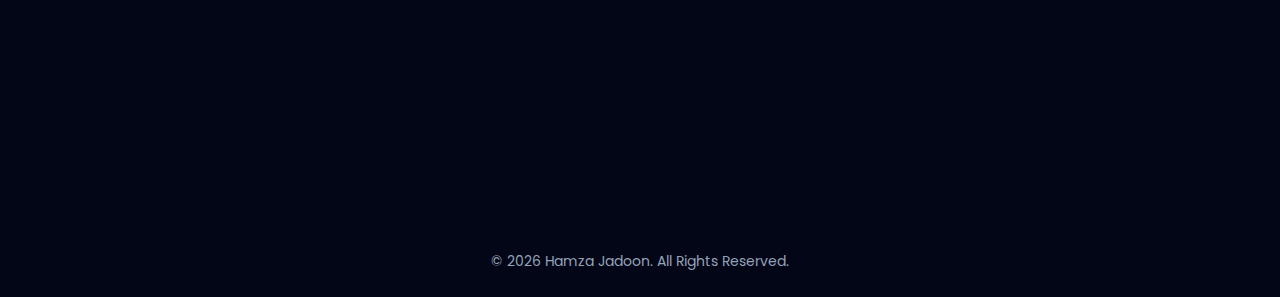
<file: skills.html>
<!DOCTYPE html>
<html lang="en">
<head>
  <meta charset="UTF-8" />
  <meta name="viewport" content="width=device-width, initial-scale=1.0" />
  <title>Skills | Hamza Jadoon</title>

  <!-- Fonts -->
  <link href="https://fonts.googleapis.com/css2?family=Poppins:wght@300;400;500;600;700&display=swap" rel="stylesheet">

  <!-- CSS -->
  <link rel="stylesheet" href="style.css">

  <!-- JS -->
  <script defer src="script.js"></script>
</head>
<body>

<!-- ===================== NAVBAR ===================== -->
<header class="header">
  <nav class="navbar">
    <div class="logo">
  <img src="pics/mypic.jpg" alt="Hamza Jadoon" class="profile-pic">
  <span>HJ</span>
</div>
    <ul class="nav-links">
      <li><a href="index.html">Home</a></li>
      <li><a href="skills.html" class="active">Skills</a></li>
      <li><a href="projects.html">Projects</a></li>
      <li><a href="resume.html">Resume</a></li>
      <li><a href="contact.html" class="btn-nav">Contact</a></li>
    </ul>
  </nav>
</header>

<!-- ===================== PAGE HEADER ===================== -->
<section class="page-header">
  <h1 class="animate">My Skills</h1>
  <p class="animate delay">
    A combination of frontend expertise, engineering background, and modern tools.
  </p>
</section>

<!-- ===================== FRONTEND SKILLS ===================== -->
<section class="skills-section reveal">
  <div class="container">
    <h2 class="section-title">Frontend Development</h2>

    <div class="skills-grid">
      <div class="skill-card">
        <h3>HTML5</h3>
        <div class="progress-bar">
          <span style="width:95%"></span>
        </div>
      </div>

      <div class="skill-card">
        <h3>CSS3 / Flexbox / Grid</h3>
        <div class="progress-bar">
          <span style="width:90%"></span>
        </div>
      </div>

      <div class="skill-card">
        <h3>JavaScript (ES6+)</h3>
        <div class="progress-bar">
          <span style="width:85%"></span>
        </div>
      </div>

      <div class="skill-card">
        <h3>Responsive Design</h3>
        <div class="progress-bar">
          <span style="width:90%"></span>
        </div>
      </div>
      
    </div>
  </div>
</section>

<!-- ===================== ENGINEERING SKILLS ===================== -->
<section class="skills-section reveal">
  <div class="container">
    <h2 class="section-title">Engineering & Academic Skills</h2>

    <div class="skills-grid">
      <div class="skill-card">
        <h3>Artificial Intelligence</h3>
        <div class="progress-bar">
          <span style="width:80%"></span>
        </div>
      </div>

      <div class="skill-card">
        <h3>Machine Learning </h3>
        <div class="progress-bar">
          <span style="width:75%"></span>
        </div>
      </div>

      <div class="skill-card">
        <h3>Microprocessors & Assembly</h3>
        <div class="progress-bar">
          <span style="width:65%"></span>
        </div>
      </div>

      <div class="skill-card">
        <h3>GenAI</h3>
        <div class="progress-bar">
          <span style="width:85%"></span>
        </div>
      </div>
      <div class="skill-card">
        <h3>Digital Image Processing</h3>
        <div class="progress-bar">
          <span style="width:75%"></span>
        </div>
      </div>
      <div class="skill-card">
        <h3>MS-Office</h3>
        <div class="progress-bar">
          <span style="width:90%"></span>
        </div>
      </div>
      <div class="skill-card">
        <h3>Training and testing models</h3>
        <div class="progress-bar">
          <span style="width:90%"></span>
        </div>
      </div>
    </div>
  </div>
</section>

<!-- ===================== TOOLS ===================== -->
<section class="skills-section reveal">
  <div class="container">
    <h2 class="section-title">Tools & Platforms</h2>

    <div class="tools-grid">
      <span>Git & GitHub</span>
      <span>VS Code</span>
      <span>Colab</span>
      <span>Proteus</span>
      <span>MATLAB</span>
      <span>Linux</span>
    </div>
  </div>
</section>

<!-- ===================== FOOTER ===================== -->
<footer class="footer">
  <p>© 2026 Hamza Jadoon. All Rights Reserved.</p>
</footer>

</body>
</html>
</file>
<file: style.css>
/* =====================================================
   GLOBAL VARIABLES & RESET
===================================================== */
:root {
  --bg-main: #020617;
  --bg-dark: #020617;
  --bg-card: rgba(15, 23, 42, 0.75);

  --primary: #38bdf8;
  --primary-dark: #0ea5e9;

  --text-main: #e5e7eb;
  --text-muted: #94a3b8;

  --border-glass: rgba(255, 255, 255, 0.08);
  --shadow-soft: 0 20px 40px rgba(0,0,0,0.4);
}

* {
  margin: 0;
  padding: 0;
  box-sizing: border-box;
}

html {
  scroll-behavior: smooth;
}

body {
  font-family: 'Poppins', sans-serif;
  background: radial-gradient(circle at top, #020617, #020617);
  color: var(--text-main);
  overflow-x: hidden;
}

/* =====================================================
   REUSABLE CLASSES
===================================================== */
.container {
  width: 90%;
  max-width: 1200px;
  margin: auto;
}

.section-title {
  font-size: 40px;
  text-align: center;
  margin-bottom: 50px;
  position: relative;
}

.section-title::after {
  content: "";
  width: 80px;
  height: 4px;
  background: var(--primary);
  display: block;
  margin: 15px auto 0;
  border-radius: 20px;
}

.btn {
  padding: 14px 34px;
  border-radius: 40px;
  font-weight: 600;
  text-decoration: none;
  transition: all 0.4s ease;
  display: inline-block;
}

.btn.primary {
  background: var(--primary);
  color: #020617;
}

.btn.secondary {
  border: 2px solid var(--primary);
  color: var(--primary);
}

.btn:hover {
  transform: translateY(-4px) scale(1.05);
  box-shadow: 0 20px 50px rgba(56, 189, 248, 0.4);
}

/* =====================================================
   NAVBAR
===================================================== */
.header {
  position: fixed;
  width: 100%;
  top: 0;
  background: rgba(2, 6, 23, 0.9);
  backdrop-filter: blur(12px);
  z-index: 1000;
}

.navbar {
  display: flex;
  justify-content: space-between;
  align-items: center;
  padding: 20px 60px;
}

.logo {
  font-size: 26px;
  font-weight: 700;
  color: var(--primary);
}

.nav-links {
  list-style: none;
  display: flex;
  gap: 30px;
}

.nav-links a {
  color: var(--text-main);
  text-decoration: none;
  font-weight: 500;
  position: relative;
  transition: 0.3s;
}

.nav-links a::after {
  content: "";
  width: 0;
  height: 2px;
  background: var(--primary);
  position: absolute;
  left: 0;
  bottom: -6px;
  transition: 0.3s;
}

.nav-links a:hover::after {
  width: 100%;
}

.btn-nav {
  background: var(--primary);
  padding: 10px 24px;
  border-radius: 30px;
  color: #020617 !important;
}

/* =====================================================
   HERO SECTION
===================================================== */
.hero {
  height: 100vh;
  display: flex;
  align-items: center;
  justify-content: center;
  text-align: center;
  padding-top: 80px;
}

.hero-content h1 {
  font-size: 56px;
}

.hero-content h1 span {
  color: var(--primary);
}

.hero-content h2 {
  font-size: 22px;
  margin: 15px 0;
  color: var(--text-muted);
}

.hero-content p {
  max-width: 700px;
  margin: 20px auto 40px;
  color: var(--text-muted);
}

.hero-buttons {
  display: flex;
  gap: 20px;
  justify-content: center;
}

/* =====================================================
   ABOUT SECTION
===================================================== */
.about {
  padding: 120px 0;
}

.about p {
  max-width: 850px;
  margin: auto;
  text-align: center;
  color: var(--text-muted);
  font-size: 18px;
}

.about-stats {
  display: grid;
  grid-template-columns: repeat(auto-fit, minmax(220px, 1fr));
  gap: 30px;
  margin-top: 60px;
}

.stat-card {
  background: var(--bg-card);
  border: 1px solid var(--border-glass);
  padding: 40px;
  border-radius: 20px;
  text-align: center;
  box-shadow: var(--shadow-soft);
  transition: 0.4s;
}

.stat-card:hover {
  transform: translateY(-10px);
  box-shadow: 0 30px 60px rgba(56,189,248,0.3);
}

.stat-card h3 {
  font-size: 36px;
  color: var(--primary);
}

.stat-card p {
  margin-top: 10px;
  color: var(--text-muted);
}

/* =====================================================
   CTA SECTION
===================================================== */
.cta {
  padding: 100px 20px;
  background: linear-gradient(135deg, rgba(56,189,248,0.15), transparent);
  text-align: center;
}

.cta h2 {
  font-size: 38px;
}

.cta p {
  margin: 15px 0 30px;
  color: var(--text-muted);
}

/* =====================================================
   FOOTER
===================================================== */
.footer {
  padding: 25px;
  text-align: center;
  background: #020617;
  color: var(--text-muted);
  font-size: 14px;
}

/* =====================================================
   SCROLL ANIMATIONS
===================================================== */
.reveal {
  opacity: 0;
  transform: translateY(60px);
  transition: 1s ease;
}

.reveal.active {
  opacity: 1;
  transform: translateY(0);
}

/* =====================================================
   RESPONSIVE DESIGN
===================================================== */
@media (max-width: 768px) {
  .navbar {
    padding: 20px;
  }

  .nav-links {
    display: none;
  }

  .hero-content h1 {
    font-size: 42px;
  }

  .section-title {
    font-size: 32px;
  }
}
/* Navbar scroll state */
.header.scrolled {
  background: rgba(2, 6, 23, 0.95);
  box-shadow: 0 10px 30px rgba(0,0,0,0.4);
}

/* Page transition */
body.page-exit {
  opacity: 0;
  transition: opacity 0.3s ease;
}

/* Button ripple */
.btn {
  position: relative;
  overflow: hidden;
}

.btn .ripple {
  position: absolute;
  border-radius: 50%;
  background: rgba(255,255,255,0.4);
  transform: scale(0);
  animation: ripple 600ms linear;
}

@keyframes ripple {
  to {
    transform: scale(4);
    opacity: 0;
  }
}
/* ===================== SKILLS PAGE ===================== */
.page-header {
  padding: 140px 20px 80px;
  text-align: center;
}

.page-header h1 {
  font-size: 48px;
}

.page-header p {
  color: var(--text-muted);
  max-width: 600px;
  margin: 10px auto 0;
}

.skills-section {
  padding: 100px 0;
}

.skills-grid {
  display: grid;
  grid-template-columns: repeat(auto-fit, minmax(260px, 1fr));
  gap: 30px;
}

.skill-card {
  background: var(--bg-card);
  padding: 30px;
  border-radius: 20px;
  border: 1px solid var(--border-glass);
  transition: 0.4s;
}

.skill-card:hover {
  transform: translateY(-8px);
  box-shadow: 0 20px 50px rgba(56,189,248,0.25);
}

.skill-card h3 {
  margin-bottom: 15px;
}

.progress-bar {
  width: 100%;
  height: 10px;
  background: rgba(255,255,255,0.1);
  border-radius: 20px;
  overflow: hidden;
}

.progress-bar span {
  height: 100%;
  display: block;
  background: linear-gradient(90deg, var(--primary), var(--primary-dark));
  animation: loadBar 1.5s ease forwards;
}

@keyframes loadBar {
  from { width: 0; }
}

.tools-grid {
  display: flex;
  flex-wrap: wrap;
  gap: 20px;
  justify-content: center;
}

.tools-grid span {
  padding: 12px 26px;
  border-radius: 30px;
  background: var(--bg-card);
  border: 1px solid var(--border-glass);
  transition: 0.3s;
}

.tools-grid span:hover {
  background: var(--primary);
  color: #020617;
}
/* ===================== PROJECTS PAGE ===================== */
.projects-section {
  padding: 100px 0;
}

.projects-grid {
  display: grid;
  grid-template-columns: repeat(auto-fit, minmax(320px, 1fr));
  gap: 40px;
}

.project-card {
  background: var(--bg-card);
  border-radius: 20px;
  overflow: hidden;
  border: 1px solid var(--border-glass);
  transition: 0.4s;
}

.project-card img {
  width: 100%;
  height: 200px;
  object-fit: cover;
}

.project-card:hover {
  transform: translateY(-10px);
  box-shadow: 0 25px 60px rgba(56,189,248,0.35);
}

.project-content {
  padding: 25px;
}

.project-content h3 {
  margin-bottom: 10px;
}

.project-content p {
  color: var(--text-muted);
  font-size: 15px;
  margin-bottom: 20px;
}

.project-links {
  display: flex;
  gap: 20px;
}

.project-links a {
  color: var(--primary);
  font-weight: 600;
  text-decoration: none;
  transition: 0.3s;
}

.project-links a:hover {
  text-decoration: underline;
}
/* ===================== RESUME PAGE ===================== */
.resume-section {
  padding: 100px 0;
}

.timeline {
  display: flex;
  flex-direction: column;
  gap: 40px;
  position: relative;
  margin-top: 50px;
}

.timeline::before {
  content: '';
  position: absolute;
  left: 20px;
  top: 0;
  width: 4px;
  height: 100%;
  background: var(--primary);
  border-radius: 2px;
}

.timeline-item {
  padding-left: 60px;
  position: relative;
}

.timeline-item::before {
  content: '';
  position: absolute;
  left: 12px;
  top: 0;
  width: 16px;
  height: 16px;
  background: var(--primary);
  border-radius: 50%;
}

.timeline-item h3 {
  margin-bottom: 5px;
}

.timeline-item span {
  font-size: 14px;
  color: var(--text-muted);
}

.timeline-item p {
  margin-top: 8px;
  color: var(--text-muted);
}

/* PDF Embed Section */
.resume-pdf {
  padding: 80px 0;
  text-align: center;
}

.resume-pdf iframe {
  border: 1px solid var(--border-glass);
  border-radius: 12px;
  margin-bottom: 20px;
}
/* ===================== CONTACT PAGE ===================== */
.contact-section {
  padding: 100px 0;
}

.contact-wrapper {
  display: flex;
  gap: 50px;
  flex-wrap: wrap;
  justify-content: center;
}

.contact-form-card,
.contact-info-card {
  background: var(--bg-card);
  padding: 40px;
  border-radius: 20px;
  border: 1px solid var(--border-glass);
  width: 400px;
  box-shadow: var(--shadow-soft);
  transition: 0.4s;
}

.contact-form-card:hover,
.contact-info-card:hover {
  transform: translateY(-8px);
  box-shadow: 0 25px 50px rgba(56,189,248,0.25);
}

.contact-form-card h2,
.contact-info-card h2 {
  margin-bottom: 25px;
}

.form-group {
  display: flex;
  flex-direction: column;
  margin-bottom: 20px;
}

.form-group label {
  margin-bottom: 6px;
  font-weight: 500;
}

.form-group input,
.form-group textarea {
  padding: 12px 15px;
  border-radius: 10px;
  border: 1px solid rgba(255,255,255,0.2);
  background: rgba(255,255,255,0.05);
  color: var(--text-main);
  font-size: 15px;
  transition: 0.3s;
}

.form-group input:focus,
.form-group textarea:focus {
  outline: none;
  border-color: var(--primary);
}

.form-message {
  margin-top: 15px;
  font-weight: 500;
  text-align: center;
}

.social-links {
  display: flex;
  gap: 20px;
  margin-top: 25px;
}

.social-links a {
  color: var(--primary);
  text-decoration: none;
  font-weight: 600;
  transition: 0.3s;
}

.social-links a:hover {
  color: #fff;
  text-decoration: underline;
}

/* Mobile Responsiveness */
@media (max-width: 900px) {
  .contact-wrapper {
    flex-direction: column;
    align-items: center;
  }
}
/* ===================== LOGO + PROFILE PIC ===================== */
.logo {
  display: flex;
  align-items: center;
  gap: 10px;
}

.logo .profile-pic {
  width: 80px;
  height: 80px;
  border-radius: 50%; /* circular */
  object-fit: cover;
  border: 2px solid var(--primary); /* optional border for professional look */
}
/* Hover zoom effect */
.logo .profile-pic:hover {
  transform: scale(1.5);       /* enlarge 1.5x */
  box-shadow: 0 8px 25px rgba(56,189,248,0.5); /* subtle shadow while enlarged */
  z-index: 10;                 /* bring to front if overlapping */
}
/* ================= MOBILE NAVBAR FIX ================= */

.menu-toggle {
  display: none;
  font-size: 2rem;
  cursor: pointer;
  color: var(--text);
}

/* Mobile view */
@media (max-width: 768px) {

  .menu-toggle {
    display: block;
  }

  .navbar {
    position: relative;
  }

  .nav-links {
    position: absolute;
    top: 100%;
    left: 0;
    width: 100%;
    background: var(--bg-dark);
    flex-direction: column;
    align-items: center;
    gap: 20px;
    padding: 20px 0;
    display: none;
    z-index: 999;
  }

  .nav-links.active {
    display: flex;
  }

  .nav-links li a {
    font-size: 1.2rem;
  }
}
.nav-links a[href*="canva.site"] {
  color: var(--primary);
  font-weight: 600;
}

.nav-links a[href*="canva.site"]:hover {
  text-decoration: underline;
}
</file>
